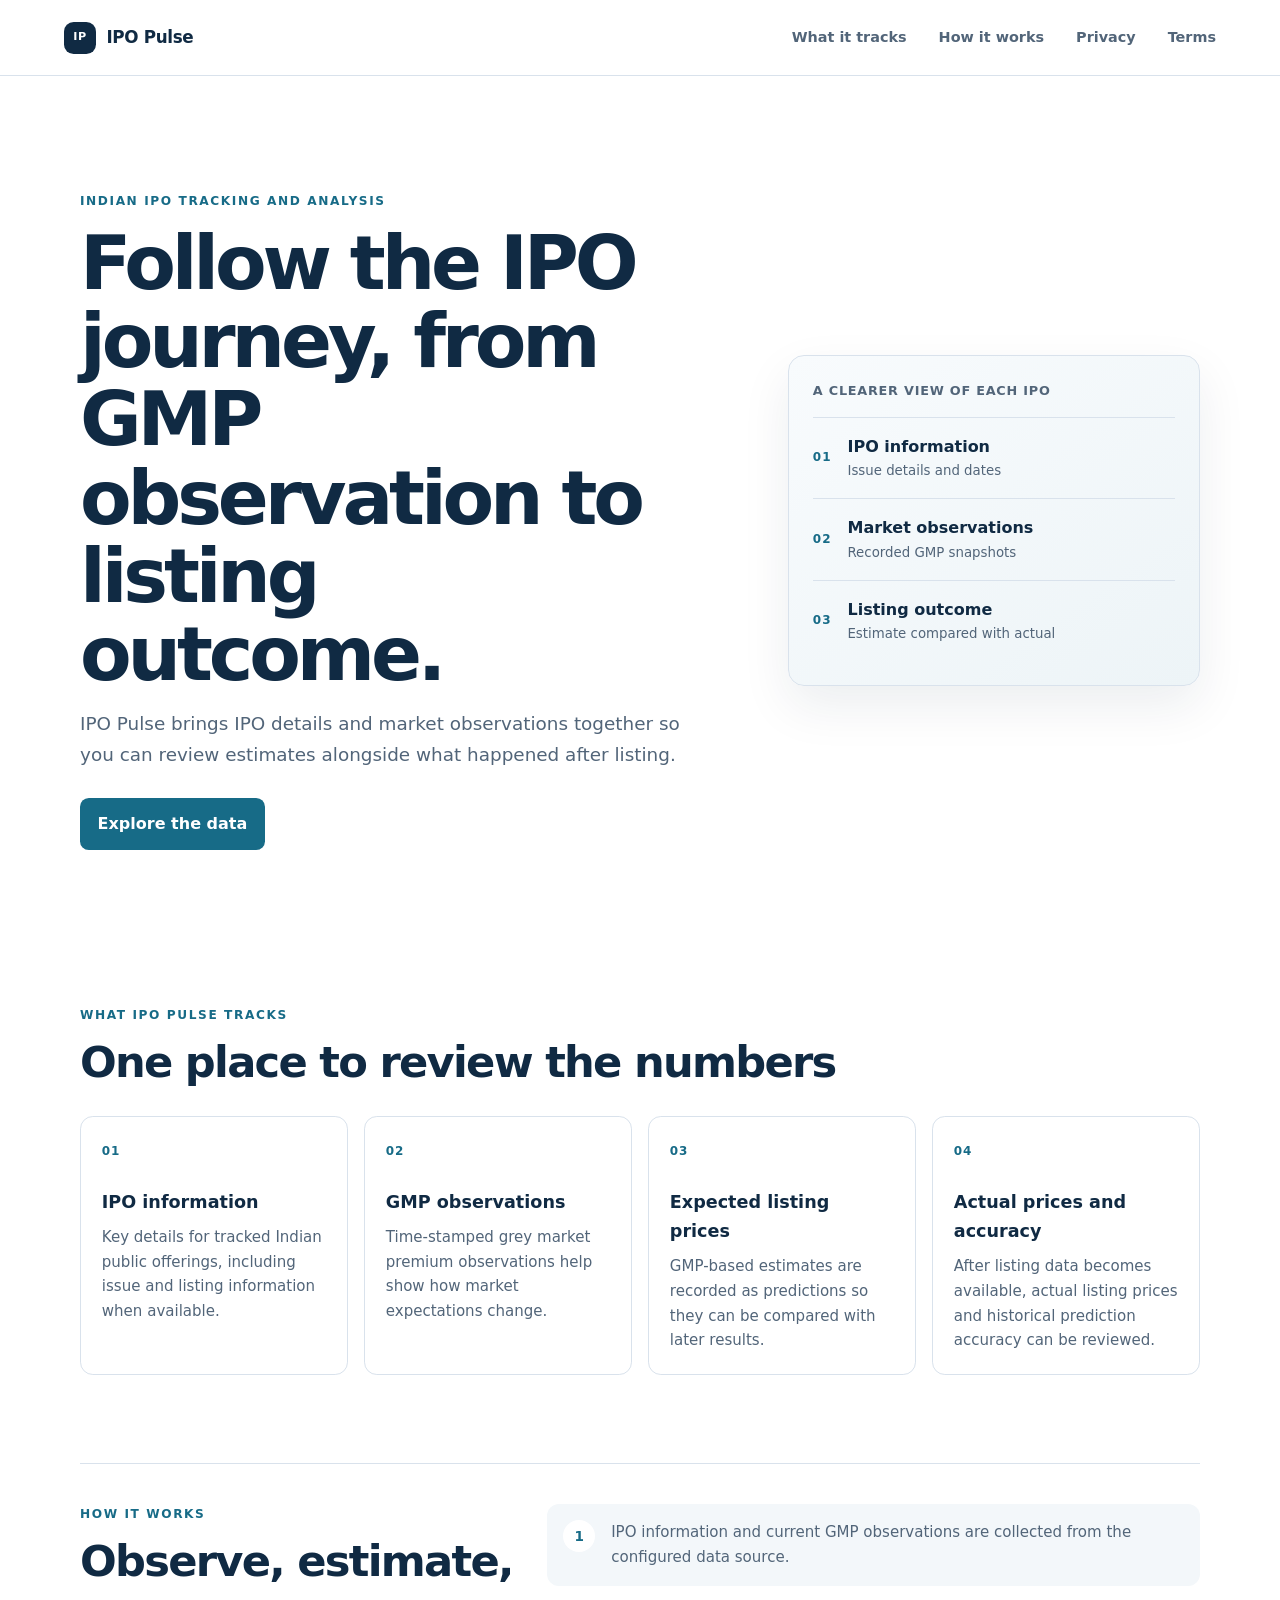
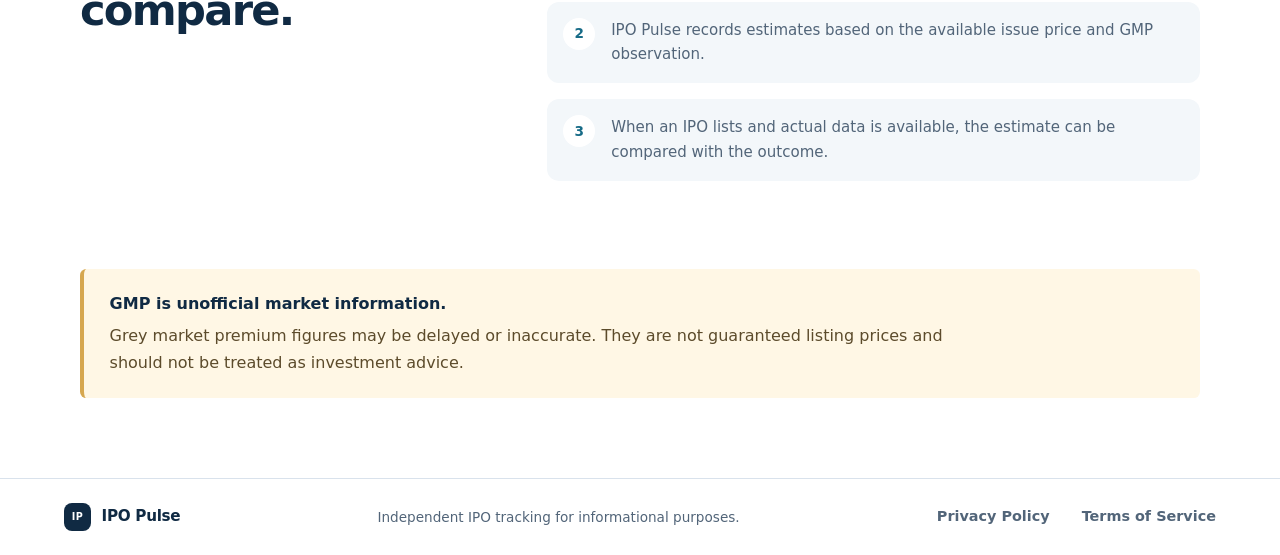
<file: index.html>
<!doctype html>
<html lang="en">
<head>
  <meta charset="utf-8">
  <meta name="viewport" content="width=device-width, initial-scale=1">
  <meta name="description" content="IPO Pulse tracks Indian IPO information, GMP observations, listing estimates, and historical accuracy.">
  <meta name="theme-color" content="#102a43">
  <title>IPO Pulse</title>
  <link rel="stylesheet" href="styles.css">
</head>
<body>
  <header class="site-header">
    <a class="brand" href="index.html" aria-label="IPO Pulse home"><span class="brand-mark" aria-hidden="true">IP</span><span>IPO Pulse</span></a>
    <nav aria-label="Main navigation">
      <a href="#features">What it tracks</a>
      <a href="#how-it-works">How it works</a>
      <a href="privacy.html">Privacy</a>
      <a href="terms.html">Terms</a>
    </nav>
  </header>

  <main>
    <section class="hero">
      <div class="hero-copy">
        <p class="eyebrow">Indian IPO tracking and analysis</p>
        <h1>Follow the IPO journey, from GMP observation to listing outcome.</h1>
        <p class="hero-lede">IPO Pulse brings IPO details and market observations together so you can review estimates alongside what happened after listing.</p>
        <a class="button" href="#features">Explore the data</a>
      </div>
      <div class="hero-card" aria-label="IPO Pulse tracking steps">
        <p class="card-label">A clearer view of each IPO</p>
        <div class="track-step"><span>01</span><div><strong>IPO information</strong><small>Issue details and dates</small></div></div>
        <div class="track-step"><span>02</span><div><strong>Market observations</strong><small>Recorded GMP snapshots</small></div></div>
        <div class="track-step"><span>03</span><div><strong>Listing outcome</strong><small>Estimate compared with actual</small></div></div>
      </div>
    </section>

    <section class="section" id="features">
      <p class="eyebrow">What IPO Pulse tracks</p>
      <h2>One place to review the numbers</h2>
      <div class="feature-grid">
        <article class="feature-card"><span class="feature-number">01</span><h3>IPO information</h3><p>Key details for tracked Indian public offerings, including issue and listing information when available.</p></article>
        <article class="feature-card"><span class="feature-number">02</span><h3>GMP observations</h3><p>Time-stamped grey market premium observations help show how market expectations change.</p></article>
        <article class="feature-card"><span class="feature-number">03</span><h3>Expected listing prices</h3><p>GMP-based estimates are recorded as predictions so they can be compared with later results.</p></article>
        <article class="feature-card"><span class="feature-number">04</span><h3>Actual prices and accuracy</h3><p>After listing data becomes available, actual listing prices and historical prediction accuracy can be reviewed.</p></article>
      </div>
    </section>

    <section class="section how-section" id="how-it-works">
      <div>
        <p class="eyebrow">How it works</p>
        <h2>Observe, estimate, compare.</h2>
      </div>
      <ol class="steps">
        <li><span>1</span><p>IPO information and current GMP observations are collected from the configured data source.</p></li>
        <li><span>2</span><p>IPO Pulse records estimates based on the available issue price and GMP observation.</p></li>
        <li><span>3</span><p>When an IPO lists and actual data is available, the estimate can be compared with the outcome.</p></li>
      </ol>
    </section>

    <aside class="notice">
      <strong>GMP is unofficial market information.</strong>
      <p>Grey market premium figures may be delayed or inaccurate. They are not guaranteed listing prices and should not be treated as investment advice.</p>
    </aside>
  </main>

  <footer class="site-footer">
    <a class="brand footer-brand" href="index.html"><span class="brand-mark" aria-hidden="true">IP</span><span>IPO Pulse</span></a>
    <p>Independent IPO tracking for informational purposes.</p>
    <nav aria-label="Footer navigation"><a href="privacy.html">Privacy Policy</a><a href="terms.html">Terms of Service</a></nav>
  </footer>
</body>
</html>
</file>
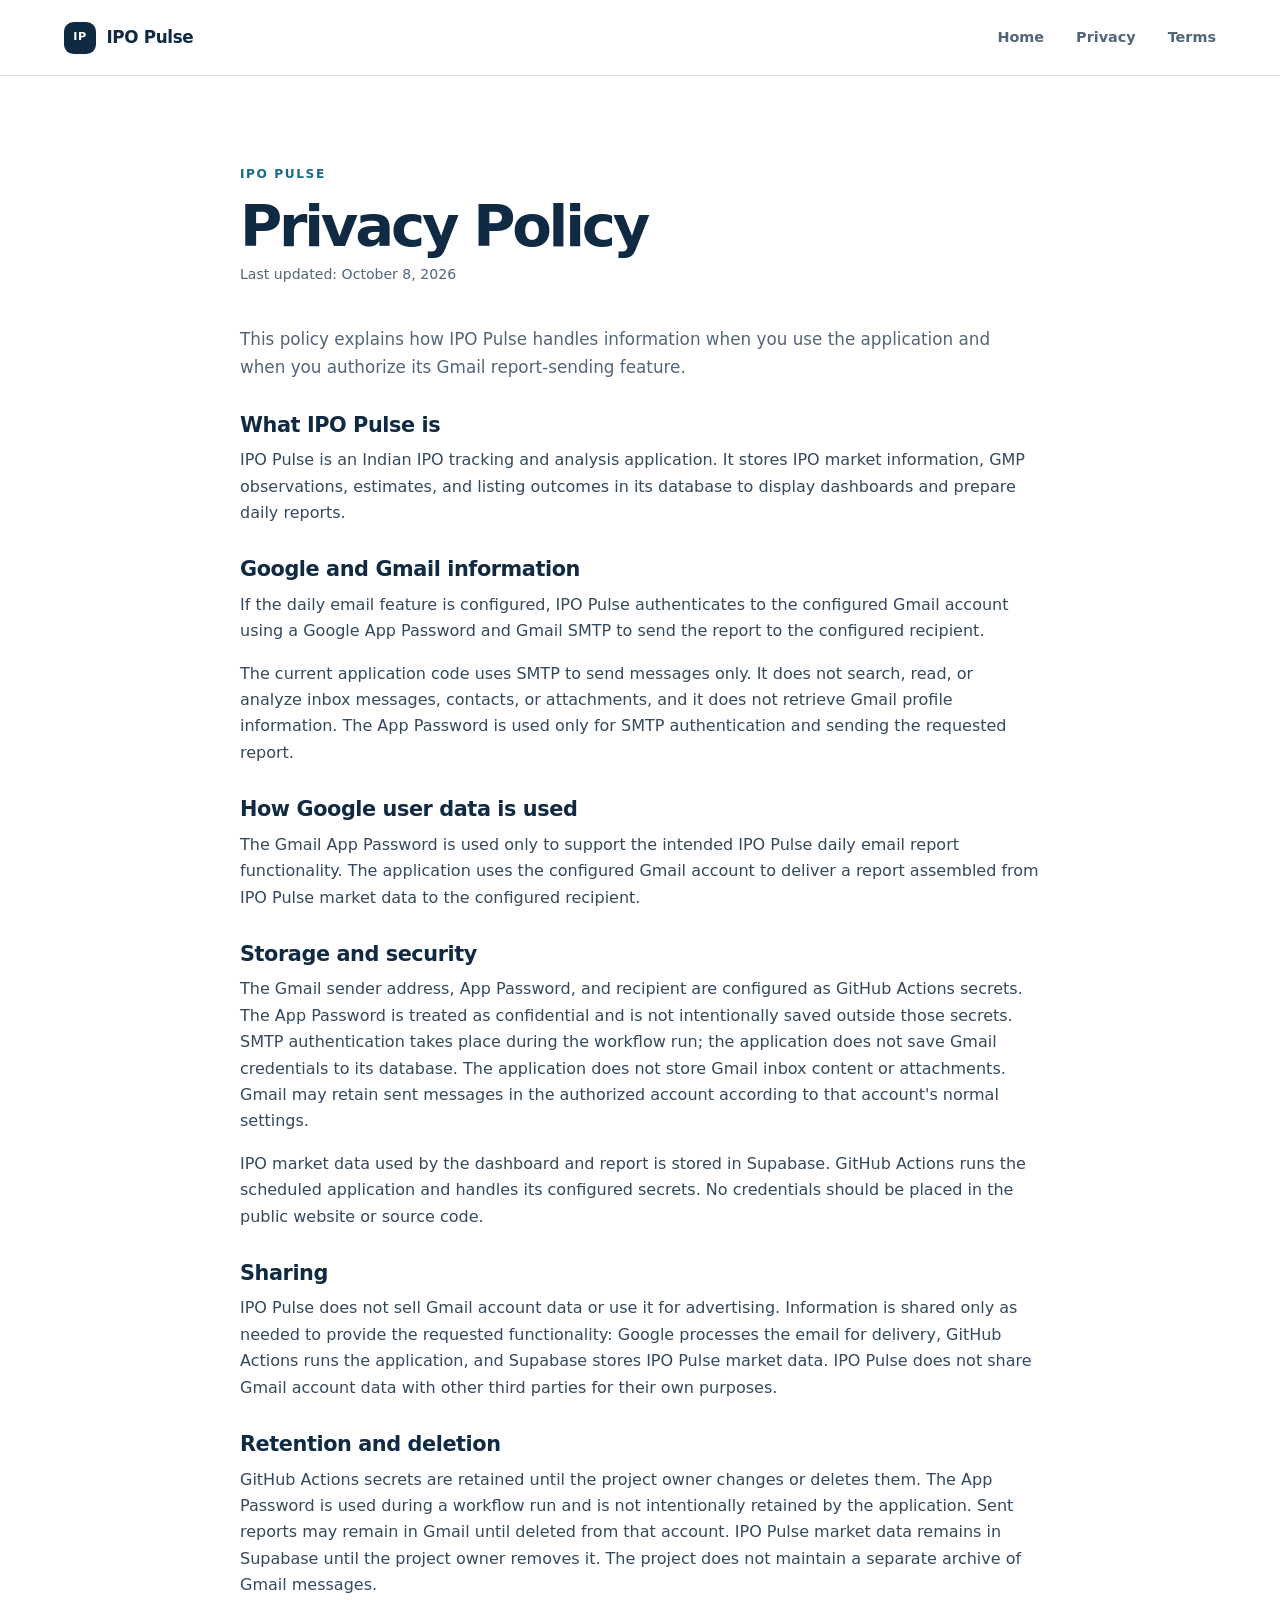
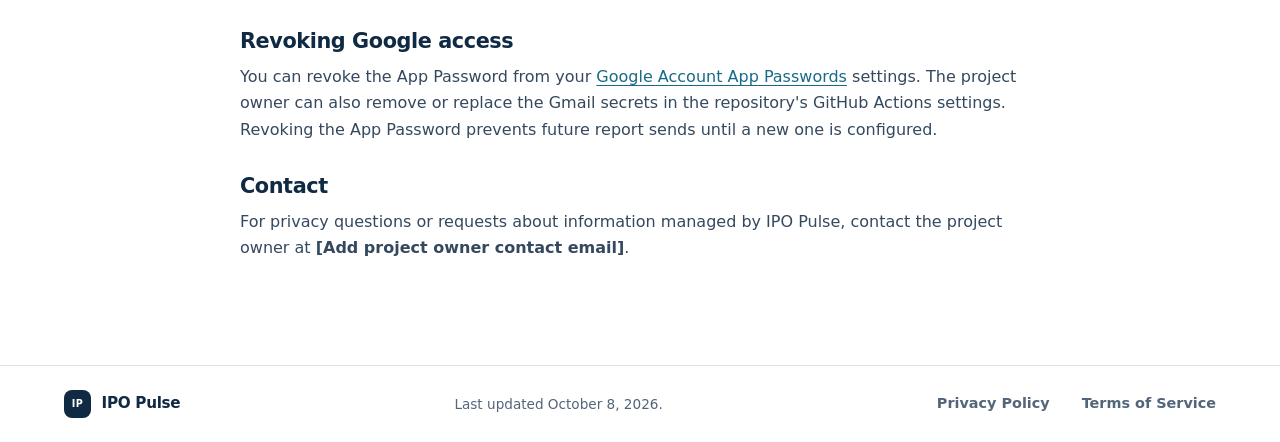
<file: privacy.html>
<!doctype html>
<html lang="en">
<head>
  <meta charset="utf-8">
  <meta name="viewport" content="width=device-width, initial-scale=1">
  <meta name="description" content="Privacy Policy for IPO Pulse, including how Gmail data and SMTP credentials are used for daily report delivery.">
  <meta name="theme-color" content="#102a43">
  <title>Privacy Policy | IPO Pulse</title>
  <link rel="stylesheet" href="styles.css">
</head>
<body>
  <header class="site-header">
    <a class="brand" href="index.html" aria-label="IPO Pulse home"><span class="brand-mark" aria-hidden="true">IP</span><span>IPO Pulse</span></a>
    <nav aria-label="Main navigation"><a href="index.html">Home</a><a href="privacy.html" aria-current="page">Privacy</a><a href="terms.html">Terms</a></nav>
  </header>

  <main class="legal-page">
    <p class="eyebrow">IPO Pulse</p>
    <h1>Privacy Policy</h1>
    <p class="updated">Last updated: October 8, 2026</p>
    <p>This policy explains how IPO Pulse handles information when you use the application and when you authorize its Gmail report-sending feature.</p>

    <section class="legal-section">
      <h2>What IPO Pulse is</h2>
      <p>IPO Pulse is an Indian IPO tracking and analysis application. It stores IPO market information, GMP observations, estimates, and listing outcomes in its database to display dashboards and prepare daily reports.</p>
    </section>

    <section class="legal-section">
      <h2>Google and Gmail information</h2>
      <p>If the daily email feature is configured, IPO Pulse authenticates to the configured Gmail account using a Google App Password and Gmail SMTP to send the report to the configured recipient.</p>
      <p>The current application code uses SMTP to send messages only. It does not search, read, or analyze inbox messages, contacts, or attachments, and it does not retrieve Gmail profile information. The App Password is used only for SMTP authentication and sending the requested report.</p>
    </section>

    <section class="legal-section">
      <h2>How Google user data is used</h2>
      <p>The Gmail App Password is used only to support the intended IPO Pulse daily email report functionality. The application uses the configured Gmail account to deliver a report assembled from IPO Pulse market data to the configured recipient.</p>
    </section>

    <section class="legal-section">
      <h2>Storage and security</h2>
      <p>The Gmail sender address, App Password, and recipient are configured as GitHub Actions secrets. The App Password is treated as confidential and is not intentionally saved outside those secrets. SMTP authentication takes place during the workflow run; the application does not save Gmail credentials to its database. The application does not store Gmail inbox content or attachments. Gmail may retain sent messages in the authorized account according to that account's normal settings.</p>
      <p>IPO market data used by the dashboard and report is stored in Supabase. GitHub Actions runs the scheduled application and handles its configured secrets. No credentials should be placed in the public website or source code.</p>
    </section>

    <section class="legal-section">
      <h2>Sharing</h2>
      <p>IPO Pulse does not sell Gmail account data or use it for advertising. Information is shared only as needed to provide the requested functionality: Google processes the email for delivery, GitHub Actions runs the application, and Supabase stores IPO Pulse market data. IPO Pulse does not share Gmail account data with other third parties for their own purposes.</p>
    </section>

    <section class="legal-section">
      <h2>Retention and deletion</h2>
      <p>GitHub Actions secrets are retained until the project owner changes or deletes them. The App Password is used during a workflow run and is not intentionally retained by the application. Sent reports may remain in Gmail until deleted from that account. IPO Pulse market data remains in Supabase until the project owner removes it. The project does not maintain a separate archive of Gmail messages.</p>
    </section>

    <section class="legal-section">
      <h2>Revoking Google access</h2>
      <p>You can revoke the App Password from your <a href="https://myaccount.google.com/apppasswords">Google Account App Passwords</a> settings. The project owner can also remove or replace the Gmail secrets in the repository's GitHub Actions settings. Revoking the App Password prevents future report sends until a new one is configured.</p>
    </section>

    <section class="legal-section">
      <h2>Contact</h2>
      <p>For privacy questions or requests about information managed by IPO Pulse, contact the project owner at <strong>[Add project owner contact email]</strong>.</p>
    </section>
  </main>

  <footer class="site-footer">
    <a class="brand footer-brand" href="index.html"><span class="brand-mark" aria-hidden="true">IP</span><span>IPO Pulse</span></a>
    <p>Last updated October 8, 2026.</p>
    <nav aria-label="Footer navigation"><a href="privacy.html" aria-current="page">Privacy Policy</a><a href="terms.html">Terms of Service</a></nav>
  </footer>
</body>
</html>
</file>
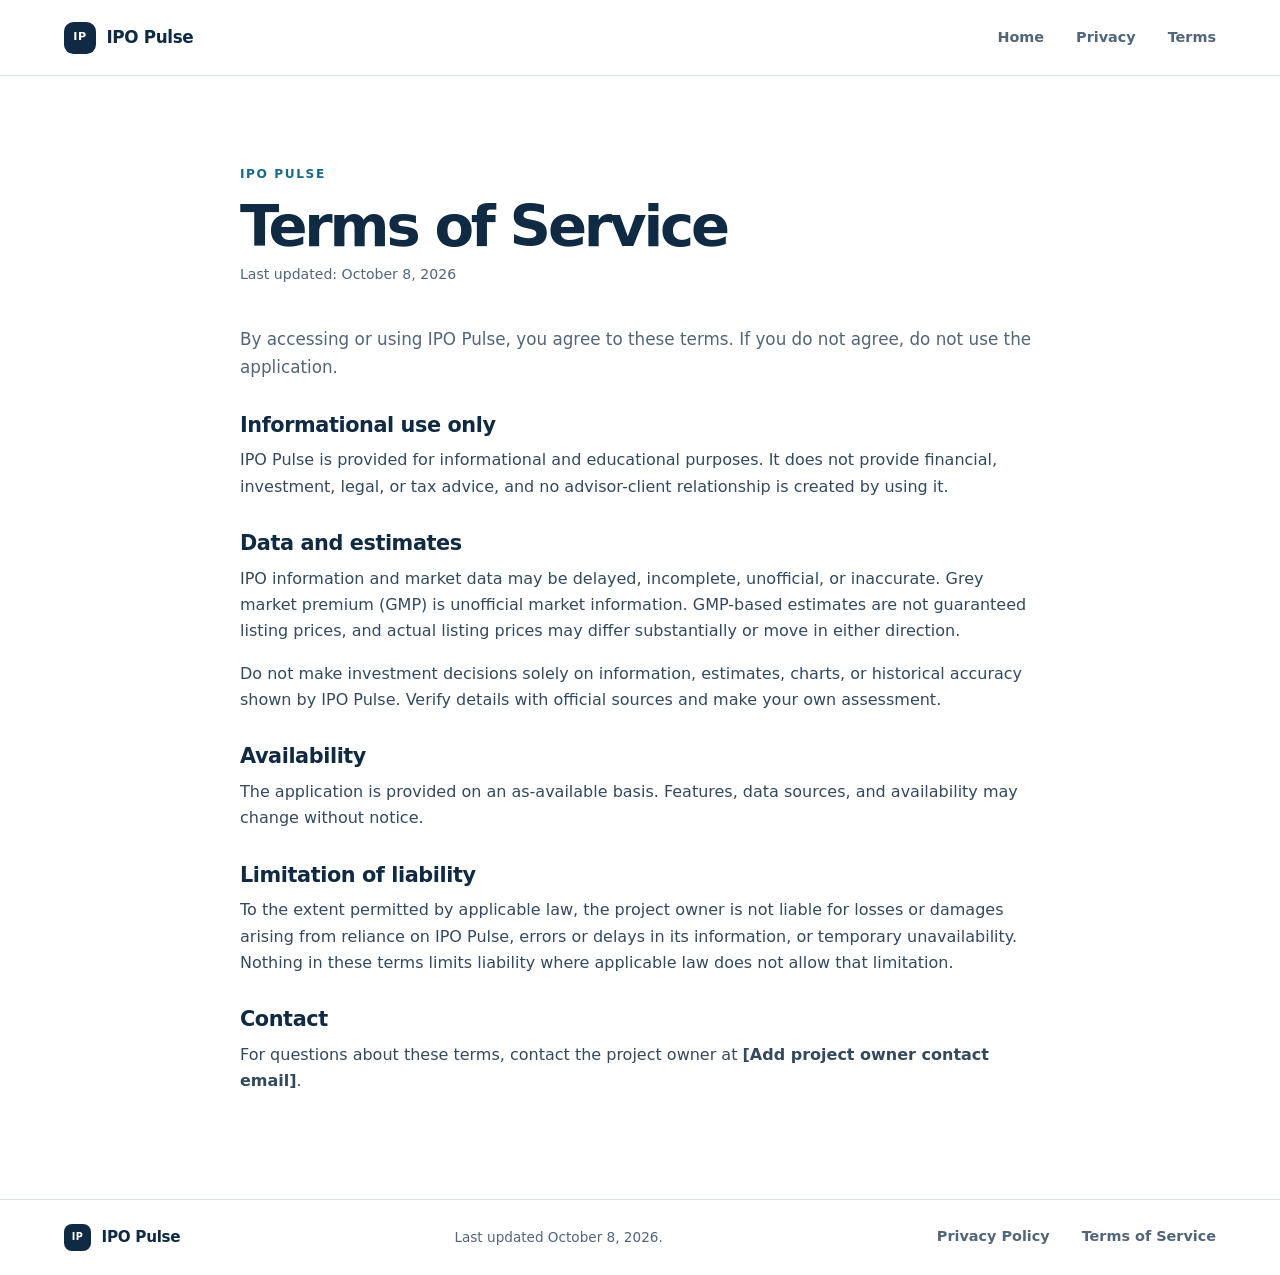
<file: terms.html>
<!doctype html>
<html lang="en">
<head>
  <meta charset="utf-8">
  <meta name="viewport" content="width=device-width, initial-scale=1">
  <meta name="description" content="Terms of Service for IPO Pulse.">
  <meta name="theme-color" content="#102a43">
  <title>Terms of Service | IPO Pulse</title>
  <link rel="stylesheet" href="styles.css">
</head>
<body>
  <header class="site-header">
    <a class="brand" href="index.html" aria-label="IPO Pulse home"><span class="brand-mark" aria-hidden="true">IP</span><span>IPO Pulse</span></a>
    <nav aria-label="Main navigation"><a href="index.html">Home</a><a href="privacy.html">Privacy</a><a href="terms.html" aria-current="page">Terms</a></nav>
  </header>

  <main class="legal-page">
    <p class="eyebrow">IPO Pulse</p>
    <h1>Terms of Service</h1>
    <p class="updated">Last updated: October 8, 2026</p>
    <p>By accessing or using IPO Pulse, you agree to these terms. If you do not agree, do not use the application.</p>

    <section class="legal-section">
      <h2>Informational use only</h2>
      <p>IPO Pulse is provided for informational and educational purposes. It does not provide financial, investment, legal, or tax advice, and no advisor-client relationship is created by using it.</p>
    </section>

    <section class="legal-section">
      <h2>Data and estimates</h2>
      <p>IPO information and market data may be delayed, incomplete, unofficial, or inaccurate. Grey market premium (GMP) is unofficial market information. GMP-based estimates are not guaranteed listing prices, and actual listing prices may differ substantially or move in either direction.</p>
      <p>Do not make investment decisions solely on information, estimates, charts, or historical accuracy shown by IPO Pulse. Verify details with official sources and make your own assessment.</p>
    </section>

    <section class="legal-section">
      <h2>Availability</h2>
      <p>The application is provided on an as-available basis. Features, data sources, and availability may change without notice.</p>
    </section>

    <section class="legal-section">
      <h2>Limitation of liability</h2>
      <p>To the extent permitted by applicable law, the project owner is not liable for losses or damages arising from reliance on IPO Pulse, errors or delays in its information, or temporary unavailability. Nothing in these terms limits liability where applicable law does not allow that limitation.</p>
    </section>

    <section class="legal-section">
      <h2>Contact</h2>
      <p>For questions about these terms, contact the project owner at <strong>[Add project owner contact email]</strong>.</p>
    </section>
  </main>

  <footer class="site-footer">
    <a class="brand footer-brand" href="index.html"><span class="brand-mark" aria-hidden="true">IP</span><span>IPO Pulse</span></a>
    <p>Last updated October 8, 2026.</p>
    <nav aria-label="Footer navigation"><a href="privacy.html">Privacy Policy</a><a href="terms.html" aria-current="page">Terms of Service</a></nav>
  </footer>
</body>
</html>
</file>
<file: styles.css>
:root {
  color-scheme: light;
  --ink: #102a43;
  --muted: #526579;
  --line: #d9e2ec;
  --paper: #ffffff;
  --wash: #f3f7fa;
  --blue: #176b87;
  --blue-dark: #10556d;
  --gold: #d6a74f;
  --notice: #fff7e5;
  font-family: Inter, ui-sans-serif, system-ui, -apple-system, BlinkMacSystemFont, "Segoe UI", sans-serif;
}

* { box-sizing: border-box; }
html { scroll-behavior: smooth; }
body { margin: 0; background: var(--paper); color: var(--ink); line-height: 1.65; }
a { color: var(--blue); text-underline-offset: 0.2em; }
a:hover { color: var(--blue-dark); }
.site-header { min-height: 76px; padding: 0 clamp(1.25rem, 5vw, 5rem); display: flex; align-items: center; justify-content: space-between; gap: 1.5rem; border-bottom: 1px solid var(--line); background: rgba(255,255,255,.96); }
.brand { display: inline-flex; align-items: center; gap: .65rem; color: var(--ink); font-size: 1.05rem; font-weight: 750; letter-spacing: -.02em; text-decoration: none; white-space: nowrap; }
.brand-mark { display: grid; width: 2rem; height: 2rem; place-items: center; border-radius: .6rem; background: var(--ink); color: #fff; font-size: .7rem; letter-spacing: .05em; }
.site-header nav, .site-footer nav { display: flex; align-items: center; gap: clamp(.85rem, 2.5vw, 2rem); }
.site-header nav a, .site-footer nav a { color: var(--muted); font-size: .9rem; font-weight: 600; text-decoration: none; }
.site-header nav a:hover, .site-footer nav a:hover { color: var(--blue); }
main { width: min(1120px, calc(100% - 2.5rem)); margin: 0 auto; }
.hero { display: grid; grid-template-columns: minmax(0, 1.2fr) minmax(280px, .8fr); align-items: center; gap: clamp(2rem, 7vw, 6rem); padding: clamp(4rem, 9vw, 7.5rem) 0; }
.eyebrow { margin: 0 0 .8rem; color: var(--blue); font-size: .76rem; font-weight: 800; letter-spacing: .13em; text-transform: uppercase; }
h1, h2, h3, p { margin-top: 0; }
h1 { max-width: 760px; margin-bottom: 1rem; font-size: clamp(2.6rem, 6vw, 4.7rem); line-height: 1.04; letter-spacing: -.055em; }
.hero-lede { max-width: 610px; margin-bottom: 1.75rem; color: var(--muted); font-size: 1.15rem; }
.button { display: inline-block; padding: .8rem 1.1rem; border-radius: .55rem; background: var(--blue); color: white; font-weight: 700; text-decoration: none; }
.button:hover { background: var(--blue-dark); color: white; }
.hero-card { padding: 1.5rem; border: 1px solid var(--line); border-radius: 1rem; background: linear-gradient(145deg, #f8fbfd, #edf4f7); box-shadow: 0 20px 50px rgba(16,42,67,.08); }
.card-label { margin-bottom: 1rem; color: var(--muted); font-size: .8rem; font-weight: 750; letter-spacing: .06em; text-transform: uppercase; }
.track-step { display: flex; align-items: center; gap: 1rem; padding: 1rem 0; border-top: 1px solid var(--line); }
.track-step > span, .feature-number { color: var(--blue); font-size: .75rem; font-weight: 800; letter-spacing: .08em; }
.track-step strong, .track-step small { display: block; }
.track-step small { color: var(--muted); }
.section { padding: 2.5rem 0 5.5rem; }
h2 { margin-bottom: 1.75rem; font-size: clamp(1.8rem, 4vw, 2.7rem); line-height: 1.15; letter-spacing: -.04em; }
.feature-grid { display: grid; grid-template-columns: repeat(4, 1fr); gap: 1rem; }
.feature-card { min-height: 210px; padding: 1.3rem; border: 1px solid var(--line); border-radius: .8rem; background: white; }
.feature-card h3 { margin: 1.5rem 0 .5rem; font-size: 1.1rem; }
.feature-card p, .steps p { margin-bottom: 0; color: var(--muted); font-size: .94rem; }
.how-section { display: grid; grid-template-columns: .8fr 1.2fr; gap: 2rem; border-top: 1px solid var(--line); }
.steps { display: grid; gap: 1rem; margin: 0; padding: 0; list-style: none; }
.steps li { display: flex; align-items: flex-start; gap: 1rem; padding: 1rem; border-radius: .75rem; background: var(--wash); }
.steps li > span { display: grid; flex: 0 0 2rem; width: 2rem; height: 2rem; place-items: center; border-radius: 50%; background: white; color: var(--blue); font-size: .85rem; font-weight: 800; }
.notice { margin: 0 0 5rem; padding: 1.4rem 1.6rem; border-left: 4px solid var(--gold); border-radius: .4rem; background: var(--notice); }
.notice p { max-width: 860px; margin: .35rem 0 0; color: #5c4b2b; }
.legal-page { max-width: 800px; padding: clamp(3rem, 7vw, 5.5rem) 0; }
.legal-page h1 { margin-bottom: .4rem; font-size: clamp(2.4rem, 6vw, 3.6rem); }
.legal-page > p:not(.eyebrow):not(.updated) { color: var(--muted); font-size: 1.05rem; }
.updated { margin-bottom: 2.5rem; color: var(--muted); font-size: .88rem; }
.legal-section { margin-top: 2rem; }
.legal-section h2 { margin-bottom: .6rem; font-size: 1.3rem; letter-spacing: -.02em; }
.legal-section p { color: #34495e; }
code { overflow-wrap: anywhere; padding: .1rem .3rem; border-radius: .25rem; background: var(--wash); font-size: .9em; }
.site-footer { display: flex; align-items: center; justify-content: space-between; gap: 1.5rem; padding: 1.5rem clamp(1.25rem, 5vw, 5rem); border-top: 1px solid var(--line); }
.site-footer p { margin: 0; color: var(--muted); font-size: .85rem; }
.footer-brand { font-size: .95rem; }
.footer-brand .brand-mark { width: 1.7rem; height: 1.7rem; border-radius: .5rem; font-size: .6rem; }

@media (max-width: 820px) {
  .hero { grid-template-columns: 1fr; }
  .hero-card { max-width: 520px; }
  .feature-grid { grid-template-columns: repeat(2, 1fr); }
  .how-section { grid-template-columns: 1fr; }
}
@media (max-width: 600px) {
  .site-header { align-items: flex-start; flex-direction: column; padding-top: 1rem; padding-bottom: 1rem; }
  .site-header nav { width: 100%; gap: 1.1rem; overflow-x: auto; }
  .site-header nav a { white-space: nowrap; }
  .hero { padding-top: 3.25rem; }
  .feature-grid { grid-template-columns: 1fr; }
  .feature-card { min-height: auto; }
  .feature-card h3 { margin-top: 1rem; }
  .site-footer { align-items: flex-start; flex-direction: column; }
  .site-footer nav { flex-wrap: wrap; }
}
@media (prefers-reduced-motion: reduce) {
  html { scroll-behavior: auto; }
  *, *::before, *::after { animation-duration: .01ms !important; transition-duration: .01ms !important; }
}
</file>
